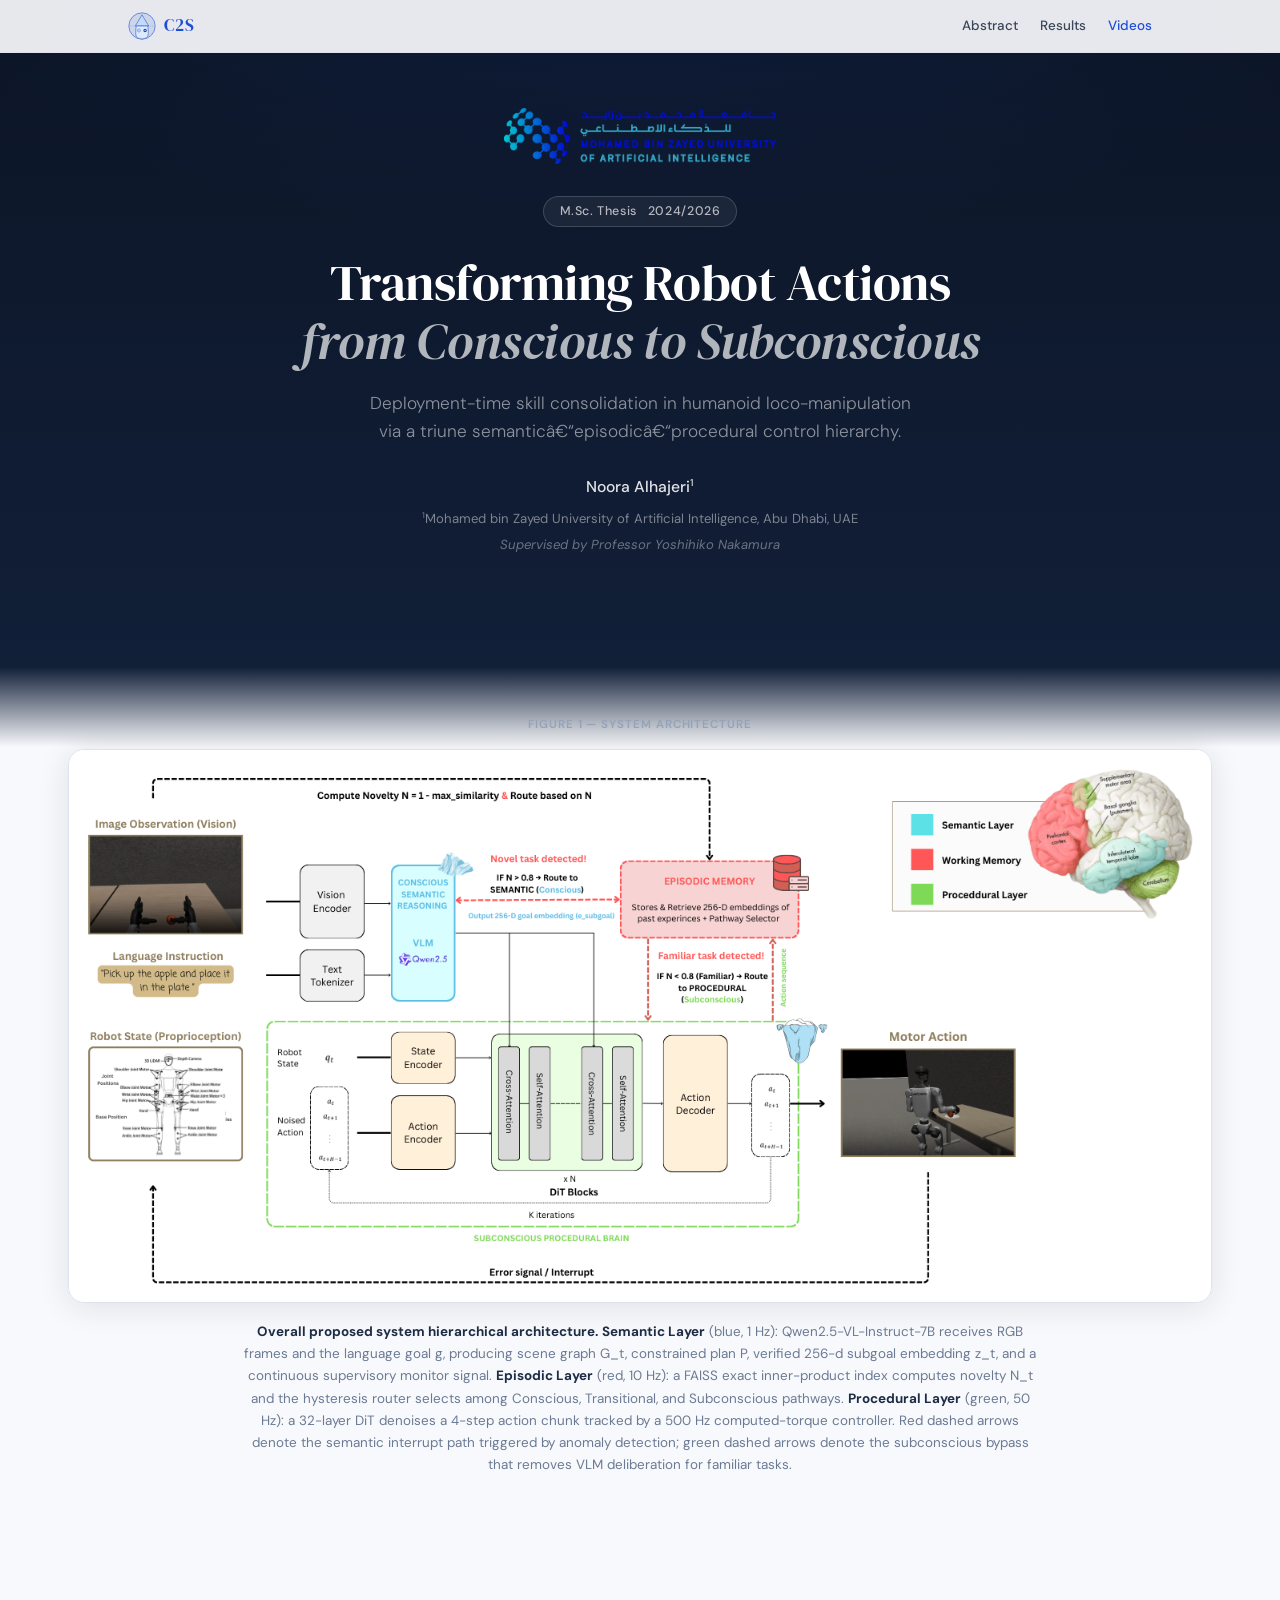
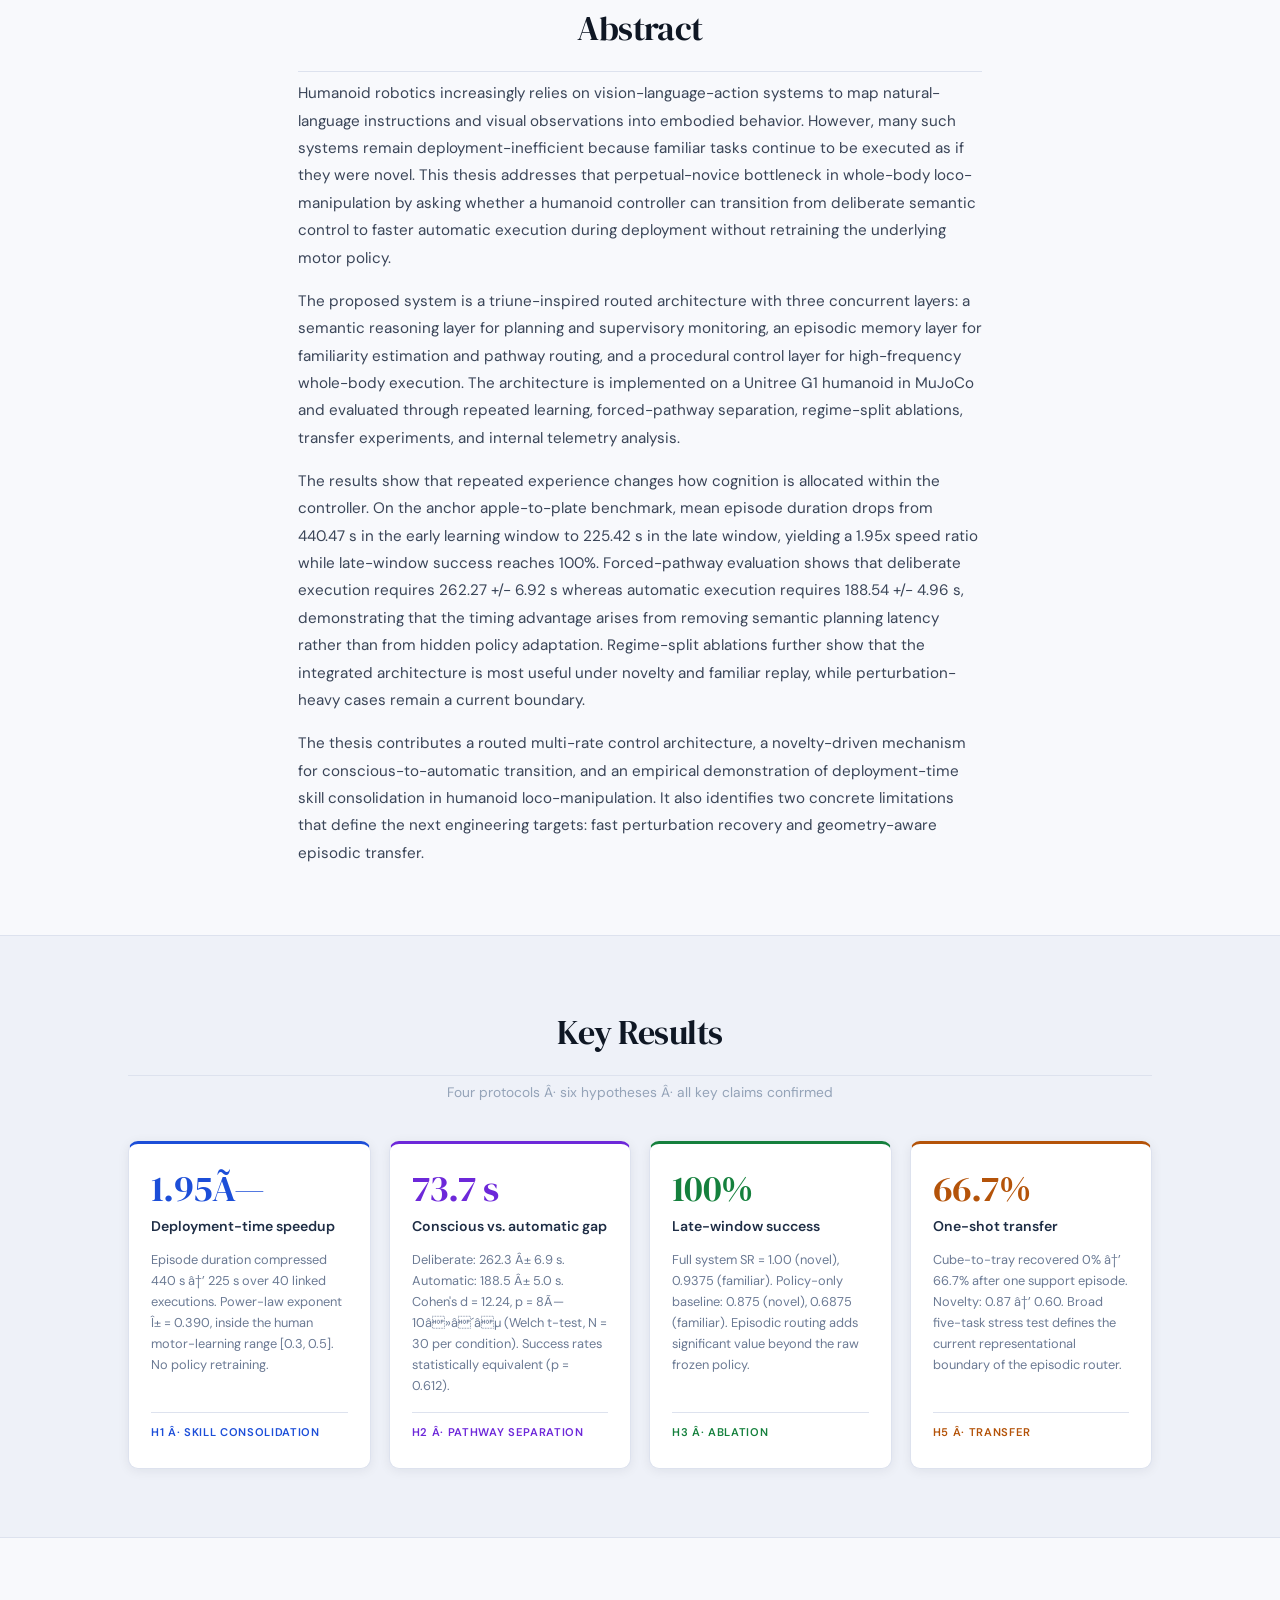
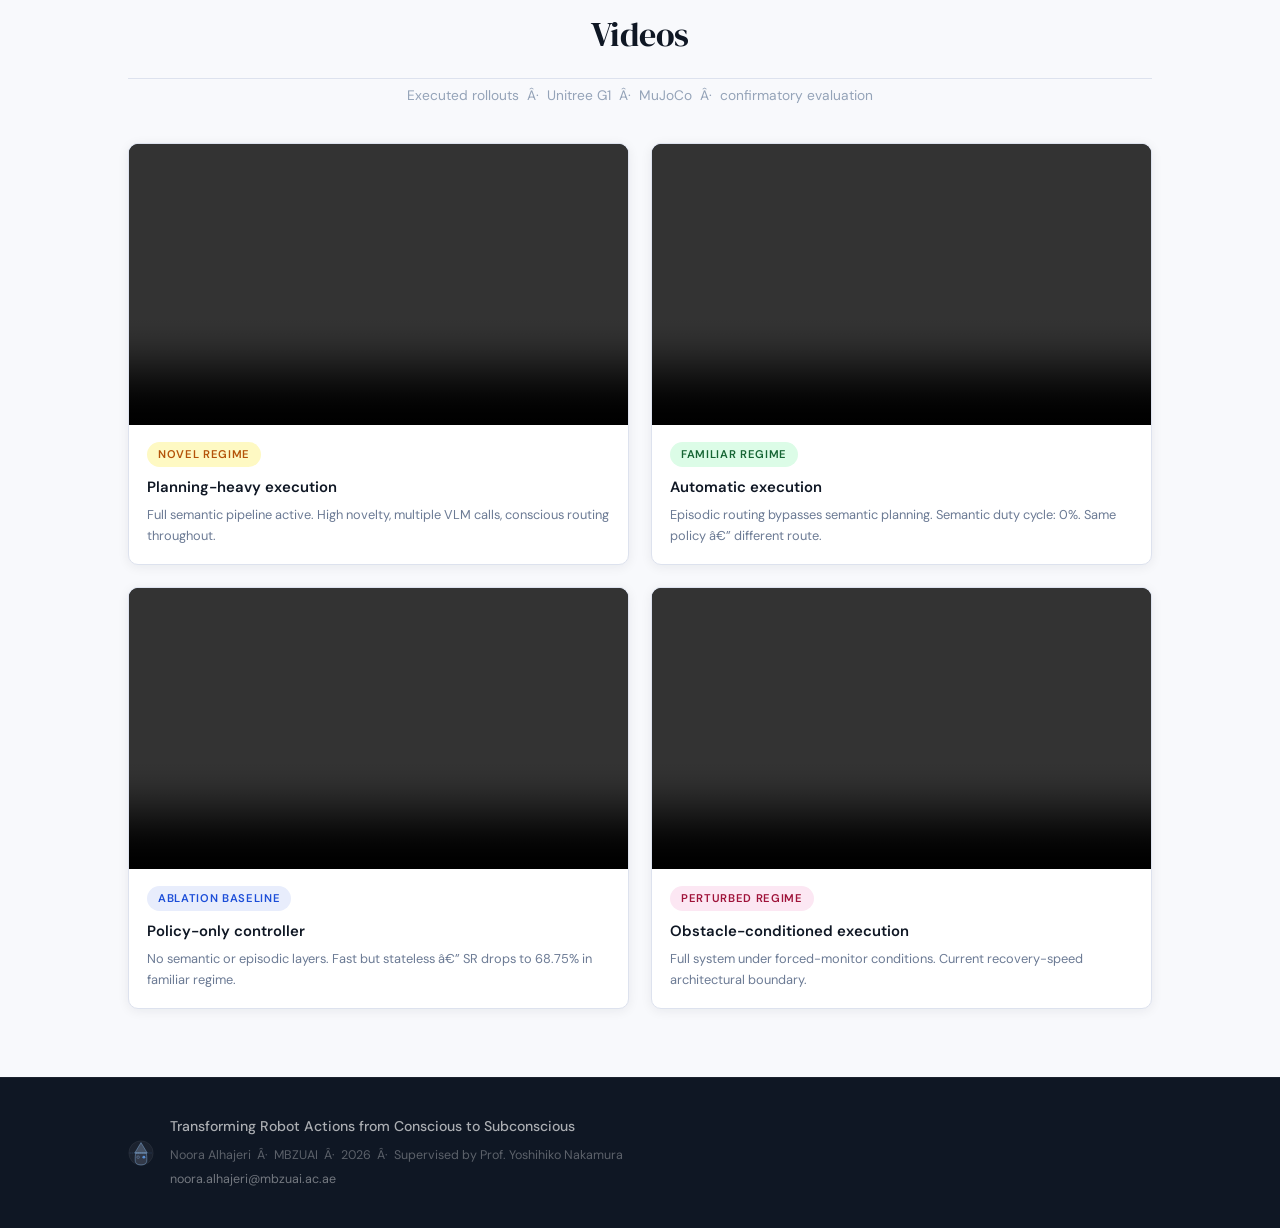
<file: index.html>
﻿<!DOCTYPE html>
<html lang="en">
<head>
<meta charset="utf-8"/>
<meta name="viewport" content="width=device-width,initial-scale=1"/>
<title>Transforming Robot Actions from Conscious to Subconscious</title>
<meta name="description" content="MSc Thesis Â· MBZUAI Â· 2026 â€” Conscious-to-subconscious skill transfer in humanoid loco-manipulation via a triune semantic-episodic-procedural architecture."/>
<link rel="icon" type="image/svg+xml" href="favicon.svg"/>
<link rel="preconnect" href="https://fonts.googleapis.com"/>
<link rel="preconnect" href="https://fonts.gstatic.com" crossorigin/>
<link href="https://fonts.googleapis.com/css2?family=DM+Serif+Display:ital@0;1&family=DM+Sans:ital,opsz,wght@0,9..40,300;0,9..40,400;0,9..40,500;1,9..40,300&display=swap" rel="stylesheet"/>
<link rel="stylesheet" href="style.css"/>
</head>
<body>

<!-- â•â• NAV â•â•â•â•â•â•â•â•â•â•â•â•â•â•â•â•â•â•â•â•â•â•â•â•â•â•â•â•â•â•â•â•â•â•â•â•â•â•â•â•â•â•â•â•â•â•â•â• -->
<nav class="topnav">
  <div class="nav-inner">
    <!-- inline C2S favicon as nav brand -->
    <a href="#top" class="nav-brand-link">
      <svg width="28" height="28" viewBox="0 0 100 100" fill="none">
        <circle cx="50" cy="50" r="47" fill="rgba(28,78,216,.12)" stroke="#1c4ed8" stroke-width="2"/>
        <line x1="6" y1="50" x2="94" y2="50" stroke="#3b82f6" stroke-width="1.4" stroke-dasharray="5 3" opacity="0.8"/>
        <path d="M50 10 L26 50 L74 50 Z" fill="#bfdbfe" stroke="#1e40af" stroke-width="1.8" stroke-linejoin="round"/>
        <path d="M30 50 C28 55 27 70 28 82 C29 91 38 96 50 96 C62 96 71 91 72 82 C73 70 72 55 70 50 Z" fill="#dbeafe" stroke="#1e40af" stroke-width="1.8"/>
        <circle cx="39" cy="66" r="5.5" fill="none" stroke="#1e40af" stroke-width="1.4"/>
        <circle cx="39" cy="66" r="2" fill="#1e40af" opacity="0.35"/>
        <circle cx="61" cy="66" r="6" fill="#1e40af"/>
        <circle cx="61" cy="66" r="2.2" fill="#dbeafe"/>
      </svg>
      <span class="nav-wordmark">C2S</span>
    </a>
    <div class="nav-links">
      <a href="#abstract">Abstract</a>
      <a href="#highlights">Results</a>
      <a href="#videos">Videos</a>
    </div>
  </div>
</nav>

<!-- â•â• HERO (dark) â•â•â•â•â•â•â•â•â•â•â•â•â•â•â•â•â•â•â•â•â•â•â•â•â•â•â•â•â•â•â•â•â•â•â•â•â•â•â•â• -->
<header class="hero" id="top">
  <div class="hero-bg"></div>
  <div class="hero-inner">

    <!-- MBZUAI logo â€” white version for dark hero -->
    <div class="uni-row">
  <a href="https://mbzuai.ac.ae" target="_blank" rel="noopener" class="uni-link">
    <img class="mbzuai-logo" src="assets/mbzuai-official-original.png" alt="Mohamed bin Zayed University of Artificial Intelligence" />
  </a>
</div>

    <!-- badge -->
    <div class="venue-chip">M.Sc. Thesis &nbsp; 2024/2026</div>

    <!-- title -->
    <h1 class="hero-title">
      Transforming Robot Actions<br>
      <em>from Conscious to Subconscious</em>
    </h1>

    <!-- subtitle -->
    <p class="hero-sub">
      Deployment-time skill consolidation in humanoid loco-manipulation<br>
      via a triune semanticâ€“episodicâ€“procedural control hierarchy.
    </p>

    <!-- author -->
    <div class="author-block">
      <span class="author">Noora Alhajeri<sup>1</sup></span>
    </div>
    <div class="affil-block">
      <sup>1</sup>Mohamed bin Zayed University of Artificial Intelligence, Abu Dhabi, UAE<br>
      <span class="supervisor">Supervised by Professor Yoshihiko Nakamura</span>
    </div>

  </div>
</header>

<!-- â•â• SYSTEM ARCHITECTURE (large, full-width) â•â•â•â•â•â•â•â•â•â•â• -->
<section class="arch-section">
  <div class="arch-gradient"></div>
  <div class="container wide">
    <p class="fig-label">Figure 1 &mdash; System Architecture</p>
    <div class="arch-frame">
      <img src="assets/fig_triune_system_overview_cropped.png"
           alt="Triune architecture: semantic layer (1 Hz) â€” episodic memory (10 Hz) â€” procedural control (50 Hz) with novelty routing gate"/>
    </div>
    <p class="arch-caption">
      <strong>Overall proposed system hierarchical architecture.</strong>
      <strong>Semantic Layer</strong> (blue, 1 Hz): Qwen2.5-VL-Instruct-7B receives RGB frames and the language goal g, producing scene graph G_t, constrained plan P, verified 256-d subgoal embedding z_t, and a continuous supervisory monitor signal.
      <strong>Episodic Layer</strong> (red, 10 Hz): a FAISS exact inner-product index computes novelty N_t and the hysteresis router selects among Conscious, Transitional, and Subconscious pathways.
      <strong>Procedural Layer</strong> (green, 50 Hz): a 32-layer DiT denoises a 4-step action chunk tracked by a 500 Hz computed-torque controller.
      Red dashed arrows denote the semantic interrupt path triggered by anomaly detection; green dashed arrows denote the subconscious bypass that removes VLM deliberation for familiar tasks.
    </p>
  </div>
</section>

<!-- â•â• ABSTRACT â•â•â•â•â•â•â•â•â•â•â•â•â•â•â•â•â•â•â•â•â•â•â•â•â•â•â•â•â•â•â•â•â•â•â•â•â•â•â•â•â•â• -->
<section class="section" id="abstract">
  <div class="container narrow">
    <h2 class="section-title centered">Abstract</h2>
    <p>
      Humanoid robotics increasingly relies on vision-language-action systems to map
      natural-language instructions and visual observations into embodied behavior.
      However, many such systems remain deployment-inefficient because familiar tasks
      continue to be executed as if they were novel. This thesis addresses that
      perpetual-novice bottleneck in whole-body loco-manipulation by asking whether a
      humanoid controller can transition from deliberate semantic control to faster
      automatic execution during deployment without retraining the underlying motor
      policy.
    </p>
    <p>
      The proposed system is a triune-inspired routed architecture with three
      concurrent layers: a semantic reasoning layer for planning and supervisory
      monitoring, an episodic memory layer for familiarity estimation and pathway
      routing, and a procedural control layer for high-frequency whole-body
      execution. The architecture is implemented on a Unitree G1 humanoid in MuJoCo
      and evaluated through repeated learning, forced-pathway separation,
      regime-split ablations, transfer experiments, and internal telemetry analysis.
    </p>
    <p>
      The results show that repeated experience changes how cognition is allocated
      within the controller. On the anchor apple-to-plate benchmark, mean episode
      duration drops from 440.47 s in the early learning window to 225.42 s in the
      late window, yielding a 1.95x speed ratio while late-window success reaches
      100%. Forced-pathway evaluation shows that deliberate execution requires
      262.27 +/- 6.92 s whereas automatic execution requires 188.54 +/- 4.96 s,
      demonstrating that the timing advantage arises from removing semantic planning
      latency rather than from hidden policy adaptation. Regime-split ablations
      further show that the integrated architecture is most useful under novelty and
      familiar replay, while perturbation-heavy cases remain a current boundary.
    </p>
    <p>
      The thesis contributes a routed multi-rate control architecture, a
      novelty-driven mechanism for conscious-to-automatic transition, and an empirical
      demonstration of deployment-time skill consolidation in humanoid
      loco-manipulation. It also identifies two concrete limitations that define the
      next engineering targets: fast perturbation recovery and geometry-aware
      episodic transfer.
    </p>
  </div>
</section>

<!-- â•â• KEY RESULTS â•â•â•â•â•â•â•â•â•â•â•â•â•â•â•â•â•â•â•â•â•â•â•â•â•â•â•â•â•â•â•â•â•â•â•â•â•â•â•â• -->
<section class="highlights-section" id="highlights">
  <div class="container">
    <h2 class="section-title centered">Key Results</h2>
    <p class="section-sub centered">Four protocols Â· six hypotheses Â· all key claims confirmed</p>

    <div class="hl-grid">

      <div class="hl-card" style="--c:#1c4ed8">
        <div class="hl-val">1.95Ã—</div>
        <div class="hl-name">Deployment-time speedup</div>
        <p class="hl-body">
          Episode duration compressed 440 s â†’ 225 s over 40 linked executions.
          Power-law exponent Î± = 0.390, inside the human motor-learning range [0.3, 0.5].
          No policy retraining.
        </p>
        <div class="hl-hyp">H1 Â· Skill consolidation</div>
      </div>

      <div class="hl-card" style="--c:#6d28d9">
        <div class="hl-val">73.7 s</div>
        <div class="hl-name">Conscious vs. automatic gap</div>
        <p class="hl-body">
          Deliberate: 262.3 Â± 6.9 s. Automatic: 188.5 Â± 5.0 s.
          Cohen's d = 12.24, p = 8Ã—10â»â´âµ (Welch t-test, N = 30 per condition).
          Success rates statistically equivalent (p = 0.612).
        </p>
        <div class="hl-hyp">H2 Â· Pathway separation</div>
      </div>

      <div class="hl-card" style="--c:#15803d">
        <div class="hl-val">100%</div>
        <div class="hl-name">Late-window success</div>
        <p class="hl-body">
          Full system SR = 1.00 (novel), 0.9375 (familiar).
          Policy-only baseline: 0.875 (novel), 0.6875 (familiar).
          Episodic routing adds significant value beyond the raw frozen policy.
        </p>
        <div class="hl-hyp">H3 Â· Ablation</div>
      </div>

      <div class="hl-card" style="--c:#b45309">
        <div class="hl-val">66.7%</div>
        <div class="hl-name">One-shot transfer</div>
        <p class="hl-body">
          Cube-to-tray recovered 0% â†’ 66.7% after one support episode.
          Novelty: 0.87 â†’ 0.60. Broad five-task stress test defines
          the current representational boundary of the episodic router.
        </p>
        <div class="hl-hyp">H5 Â· Transfer</div>
      </div>

    </div>
  </div>
</section>

<!-- â•â• VIDEOS â•â•â•â•â•â•â•â•â•â•â•â•â•â•â•â•â•â•â•â•â•â•â•â•â•â•â•â•â•â•â•â•â•â•â•â•â•â•â•â•â•â•â•â•â• -->
<section class="section" id="videos">
  <div class="container">
    <h2 class="section-title centered">Videos</h2>
    <p class="section-sub centered">Executed rollouts &nbsp;Â·&nbsp; Unitree G1 &nbsp;Â·&nbsp; MuJoCo &nbsp;Â·&nbsp; confirmatory evaluation</p>

    <div class="video-grid">

      <article class="video-card">
        <div class="video-wrap">
          <video controls preload="metadata" playsinline>
            <source src="assets/videos/novel_anchor.mp4" type="video/mp4"/>
          </video>
        </div>
        <div class="video-info">
          <span class="vtag novel-tag">Novel regime</span>
          <h3>Planning-heavy execution</h3>
          <p>Full semantic pipeline active. High novelty, multiple VLM calls, conscious routing throughout.</p>
        </div>
      </article>

      <article class="video-card">
        <div class="video-wrap">
          <video controls preload="metadata" playsinline>
            <source src="assets/videos/familiar_anchor.mp4" type="video/mp4"/>
          </video>
        </div>
        <div class="video-info">
          <span class="vtag familiar-tag">Familiar regime</span>
          <h3>Automatic execution</h3>
          <p>Episodic routing bypasses semantic planning. Semantic duty cycle: 0%. Same policy â€” different route.</p>
        </div>
      </article>

      <article class="video-card">
        <div class="video-wrap">
          <video controls preload="metadata" playsinline>
            <source src="assets/videos/policy_only.mp4" type="video/mp4"/>
          </video>
        </div>
        <div class="video-info">
          <span class="vtag ablation-tag">Ablation baseline</span>
          <h3>Policy-only controller</h3>
          <p>No semantic or episodic layers. Fast but stateless â€” SR drops to 68.75% in familiar regime.</p>
        </div>
      </article>

      <article class="video-card">
        <div class="video-wrap">
          <video controls preload="metadata" playsinline>
            <source src="assets/videos/perturbed_full.mp4" type="video/mp4"/>
          </video>
        </div>
        <div class="video-info">
          <span class="vtag perturb-tag">Perturbed regime</span>
          <h3>Obstacle-conditioned execution</h3>
          <p>Full system under forced-monitor conditions. Current recovery-speed architectural boundary.</p>
        </div>
      </article>

    </div>
  </div>
</section>

<!-- â•â• FOOTER â•â•â•â•â•â•â•â•â•â•â•â•â•â•â•â•â•â•â•â•â•â•â•â•â•â•â•â•â•â•â•â•â•â•â•â•â•â•â•â•â•â•â•â•â• -->
<footer class="site-footer">
  <div class="container">
    <div class="footer-inner">
      <svg width="26" height="26" viewBox="0 0 100 100" fill="none" aria-hidden="true">
        <circle cx="50" cy="50" r="47" fill="rgba(255,255,255,.05)" stroke="rgba(255,255,255,.15)" stroke-width="1.5"/>
        <line x1="6" y1="50" x2="94" y2="50" stroke="#60a5fa" stroke-width="1.2" stroke-dasharray="5 3" opacity="0.6"/>
        <path d="M50 10 L26 50 L74 50 Z" fill="rgba(191,219,254,.25)" stroke="#93c5fd" stroke-width="1.5" stroke-linejoin="round"/>
        <path d="M30 50 C28 56 27 70 28 82 C29 91 38 96 50 96 C62 96 71 91 72 82 C73 70 72 56 70 50 Z" fill="rgba(219,234,254,.12)" stroke="#93c5fd" stroke-width="1.5"/>
        <circle cx="39" cy="66" r="5" fill="none" stroke="#93c5fd" stroke-width="1.2"/>
        <circle cx="61" cy="66" r="5.5" fill="#60a5fa" opacity="0.8"/>
      </svg>
      <div>
        <p class="footer-title">Transforming Robot Actions from Conscious to Subconscious</p>
        <p class="footer-sub">Noora Alhajeri &nbsp;Â·&nbsp; MBZUAI &nbsp;Â·&nbsp; 2026 &nbsp;Â·&nbsp; Supervised by Prof. Yoshihiko Nakamura</p>
        <p class="footer-sub"><a href="mailto:noora.alhajeri@mbzuai.ac.ae">noora.alhajeri@mbzuai.ac.ae</a></p>
      </div>
    </div>
  </div>
</footer>

<script>
/* nav active highlight */
const secs = document.querySelectorAll('section[id]');
const links = document.querySelectorAll('.nav-links a');
new IntersectionObserver(es => {
  es.forEach(e => {
    if (e.isIntersecting) {
      links.forEach(l => l.classList.remove('active'));
      const a = document.querySelector(`.nav-links a[href="#${e.target.id}"]`);
      if (a) a.classList.add('active');
    }
  });
}, { threshold: 0.3 }).observe(secs[0] || document.body);
secs.forEach(s => new IntersectionObserver(es => {
  es.forEach(e => { if (e.isIntersecting) {
    links.forEach(l => l.classList.remove('active'));
    const a = document.querySelector(`.nav-links a[href="#${e.target.id}"]`);
    if (a) a.classList.add('active');
  }});
}, { threshold: 0.28 }).observe(s));
</script>
</body>
</html>
</file>
<file: style.css>
/* ══════════════════════════════════════════════════
   C2S — Final Academic Page
   Dark hero (existing style) + clean body sections
   Fonts: DM Serif Display · DM Sans
══════════════════════════════════════════════════ */

*, *::before, *::after { box-sizing: border-box; margin: 0; padding: 0; }

:root {
  --ink:       #0f1724;
  --ink-2:     #1e2d45;
  --ink-3:     #3a4558;
  --muted:     #6b7a94;
  --faint:     #94a3b8;
  --bg:        #f8f9fc;
  --bg-alt:    #eef1f8;
  --line:      #dde2ee;
  --accent:    #1c4ed8;
  --accent-lt: #e8edfc;
  --novel-lt:  #fef9c3;
  --novel:     #b45309;
  --pro-lt:    #dcfce7;
  --pro:       #166534;
  --perturb-lt:#fce7f3;
  --perturb:   #9f1239;
  --radius:    10px;
  --sh:        0 2px 12px rgba(15,23,36,.07);
  --sh2:       0 4px 32px rgba(15,23,36,.11);
  --serif:     'DM Serif Display', Georgia, serif;
  --sans:      'DM Sans', system-ui, sans-serif;
}

html { scroll-behavior: smooth; }
body { font-family: var(--sans); background: var(--bg); color: var(--ink); line-height: 1.7; -webkit-font-smoothing: antialiased; }
a { color: var(--accent); text-decoration: none; }
a:hover { text-decoration: underline; }
sup { font-size: .63em; vertical-align: super; }
img, video { max-width: 100%; display: block; }
p { color: var(--ink-3); line-height: 1.8; }

.container      { max-width: 1080px; margin: 0 auto; padding: 0 28px; }
.container.narrow { max-width: 740px; }
.container.wide { max-width: 1200px; margin: 0 auto; padding: 0 28px; }

/* ── NAV ─────────────────────────────────────────── */
.topnav {
  position: fixed; top: 0; left: 0; right: 0; z-index: 100;
  background: rgba(248,249,252,.93);
  backdrop-filter: blur(14px);
  border-bottom: 1px solid var(--line);
}
.nav-inner {
  max-width: 1080px; margin: 0 auto; padding: 0 28px;
  height: 52px; display: flex; align-items: center; gap: 20px;
}
.nav-brand-link {
  display: flex; align-items: center; gap: 8px;
  text-decoration: none; color: var(--ink);
}
.nav-wordmark {
  font-family: var(--serif);
  font-size: 1.05rem; color: var(--accent);
  letter-spacing: .06em;
}
.nav-links { display: flex; gap: 22px; margin-left: auto; }
.nav-links a {
  font-size: .84rem; font-weight: 500;
  color: var(--ink-3); transition: color .13s;
}
.nav-links a:hover, .nav-links a.active { color: var(--accent); text-decoration: none; }

/* ── HERO (dark) ─────────────────────────────────── */
.hero {
  position: relative;
  padding: 108px 28px 80px;
  text-align: center;
  overflow: hidden;
}
.hero-bg {
  position: absolute; inset: 0; z-index: 0;
  background:
    radial-gradient(ellipse 80% 55% at 50% 0%, rgba(28,78,216,.09) 0%, transparent 68%),
    linear-gradient(180deg, #0c1526 0%, #111f38 100%);
}
.hero-inner { position: relative; z-index: 1; max-width: 820px; margin: 0 auto; }

/* MBZUAI logo */
.uni-row { display: flex; justify-content: center; margin-bottom: 32px; }
.uni-link { text-decoration: none; opacity: .9; transition: opacity .15s; }
.uni-link:hover { opacity: 1; text-decoration: none; }
.mbzuai-logo { height: 56px; width: auto; }

/* badge */
.venue-chip {
  display: inline-block;
  padding: 4px 16px;
  border-radius: 999px;
  border: 1px solid rgba(255,255,255,.16);
  background: rgba(255,255,255,.06);
  color: rgba(255,255,255,.68);
  font-size: .78rem; font-weight: 500;
  letter-spacing: .05em;
  margin-bottom: 26px;
  backdrop-filter: blur(6px);
}

/* title */
.hero-title {
  font-family: var(--serif);
  font-size: clamp(1.9rem, 4.5vw, 3.2rem);
  font-weight: 400;
  line-height: 1.15;
  color: #fff;
  margin-bottom: 18px;
  letter-spacing: -.01em;
}
.hero-title em { font-style: italic; color: rgba(255,255,255,.68); }

/* subtitle */
.hero-sub {
  font-size: clamp(.9rem, 1.8vw, 1.08rem);
  color: rgba(255,255,255,.52);
  max-width: 600px;
  margin: 0 auto 28px;
  font-weight: 300;
  line-height: 1.65;
}

/* author */
.author-block { margin-bottom: 7px; color: rgba(255,255,255,.88); font-size: .98rem; font-weight: 500; }
.affil-block  { font-size: .82rem; color: rgba(255,255,255,.46); line-height: 1.75; margin-bottom: 30px; }
.supervisor   { display: inline-block; margin-top: 3px; color: rgba(255,255,255,.38); font-style: italic; }

/* pills */
.pill-row { display: flex; justify-content: center; gap: 10px; flex-wrap: wrap; }
.pill {
  display: inline-flex; align-items: center; gap: 6px;
  padding: 8px 18px;
  border-radius: 999px;
  border: 1px solid rgba(255,255,255,.2);
  background: rgba(255,255,255,.07);
  color: rgba(255,255,255,.82);
  font-size: .84rem; font-weight: 500;
  transition: background .14s, border-color .14s;
  backdrop-filter: blur(6px);
  text-decoration: none;
}
.pill:hover { background: rgba(255,255,255,.14); text-decoration: none; }
.pill.pill-primary { background: var(--accent); border-color: var(--accent); color: #fff; }
.pill.pill-primary:hover { background: #1740b8; }

/* ── ARCHITECTURE ──────────────────────────────────── */
.arch-section {
  position: relative;
  padding: 0 28px 56px;
}
.arch-gradient {
  position: absolute; top: 0; left: 0; right: 0; height: 80px;
  background: linear-gradient(180deg, #111f38 0%, var(--bg) 100%);
  z-index: 0;
}
.arch-section .container.wide { position: relative; z-index: 1; padding-top: 48px; }
.fig-label {
  font-size: .72rem; font-weight: 600;
  letter-spacing: .08em; text-transform: uppercase;
  color: var(--faint); text-align: center;
  margin-bottom: 14px;
}
.arch-frame {
  border: 1px solid var(--line);
  border-radius: 16px;
  overflow: hidden;
  box-shadow: var(--sh2);
  background: #fff;
}
.arch-frame img { width: 100%; display: block; }
.arch-caption {
  max-width: 800px; margin: 18px auto 0;
  font-size: .84rem; color: var(--muted);
  line-height: 1.65; text-align: center;
}
.arch-caption strong { color: var(--ink-2); }

/* ── SECTIONS ──────────────────────────────────────── */
.section { padding: 68px 28px; }
.section-title {
  font-family: var(--serif);
  font-size: clamp(1.55rem, 2.8vw, 2.1rem);
  font-weight: 400;
  color: var(--ink);
  margin-bottom: 8px;
  letter-spacing: -.015em;
  padding-bottom: 14px;
  border-bottom: 1px solid var(--line);
}
.section-title.centered { text-align: center; }
.section-sub {
  font-size: .86rem; color: var(--faint);
  text-align: center; margin-bottom: 36px;
  margin-top: -4px;
}

/* abstract */
#abstract p { margin-bottom: 1rem; font-size: .95rem; }
#abstract p:last-child { margin-bottom: 0; }
#abstract strong { color: var(--ink-2); font-weight: 600; }
#abstract em { color: #1e40af; }

/* ── HIGHLIGHTS ────────────────────────────────────── */
.highlights-section {
  padding: 68px 28px;
  background: var(--bg-alt);
  border-top: 1px solid var(--line);
  border-bottom: 1px solid var(--line);
}
.hl-grid {
  display: grid;
  grid-template-columns: repeat(4, 1fr);
  gap: 18px;
  margin-top: 8px;
}
.hl-card {
  border: 1px solid var(--line);
  border-top: 3px solid var(--c, #1c4ed8);
  border-radius: var(--radius);
  background: #fff;
  padding: 26px 22px;
  box-shadow: var(--sh);
  display: flex; flex-direction: column;
}
.hl-val {
  font-family: var(--serif);
  font-size: 2.3rem;
  font-weight: 400;
  color: var(--c, #1c4ed8);
  line-height: 1;
  margin-bottom: 8px;
  letter-spacing: -.02em;
}
.hl-name {
  font-size: .88rem; font-weight: 600;
  color: var(--ink-2); margin-bottom: 10px;
}
.hl-body {
  font-size: .8rem; color: var(--muted);
  line-height: 1.65; flex: 1; margin-bottom: 16px;
  margin: 0 0 auto;
}
.hl-hyp {
  font-size: .7rem; font-weight: 600;
  color: var(--c, #1c4ed8);
  letter-spacing: .06em; text-transform: uppercase;
  border-top: 1px solid var(--line);
  padding-top: 10px; margin-top: 16px;
}

/* ── VIDEOS ────────────────────────────────────────── */
#videos { background: var(--bg); }
.video-grid {
  display: grid;
  grid-template-columns: 1fr 1fr;
  gap: 22px;
}
.video-card {
  background: #fff;
  border: 1px solid var(--line);
  border-radius: var(--radius);
  overflow: hidden;
  box-shadow: var(--sh);
}
.video-wrap { background: #0c1220; }
.video-wrap video {
  width: 100%; display: block;
  aspect-ratio: 16/9;
  object-fit: cover;
}
.video-info { padding: 14px 18px 18px; }
.vtag {
  display: inline-block;
  font-size: .7rem; font-weight: 600;
  letter-spacing: .06em; text-transform: uppercase;
  padding: 3px 11px; border-radius: 999px;
  margin-bottom: 8px;
}
.novel-tag    { background: var(--novel-lt);   color: var(--novel); }
.familiar-tag { background: var(--pro-lt);     color: var(--pro); }
.ablation-tag { background: var(--accent-lt);  color: var(--accent); }
.perturb-tag  { background: var(--perturb-lt); color: var(--perturb); }

.video-card h3 { font-size: .93rem; font-weight: 600; color: var(--ink); margin-bottom: 5px; }
.video-card p  { font-size: .8rem; color: var(--muted); line-height: 1.6; margin: 0; }

/* ── FOOTER ────────────────────────────────────────── */
.site-footer {
  background: var(--ink);
  padding: 36px 28px;
  border-top: 1px solid rgba(255,255,255,.05);
}
.footer-inner {
  max-width: 1080px; margin: 0 auto;
  display: flex; align-items: center; gap: 16px;
}
.footer-title {
  font-size: .88rem; font-weight: 500;
  color: rgba(255,255,255,.65); margin-bottom: 4px;
}
.footer-sub {
  font-size: .78rem; color: rgba(255,255,255,.32); margin-bottom: 2px;
}
.footer-sub a { color: rgba(255,255,255,.42); }

/* ── RESPONSIVE ────────────────────────────────────── */
@media (max-width: 900px) {
  .hl-grid    { grid-template-columns: 1fr 1fr; }
  .video-grid { grid-template-columns: 1fr; }
}
@media (max-width: 560px) {
  .hl-grid { grid-template-columns: 1fr; }
  .hero    { padding: 88px 20px 64px; }
  .footer-inner { flex-direction: column; text-align: center; }
}
</file>
